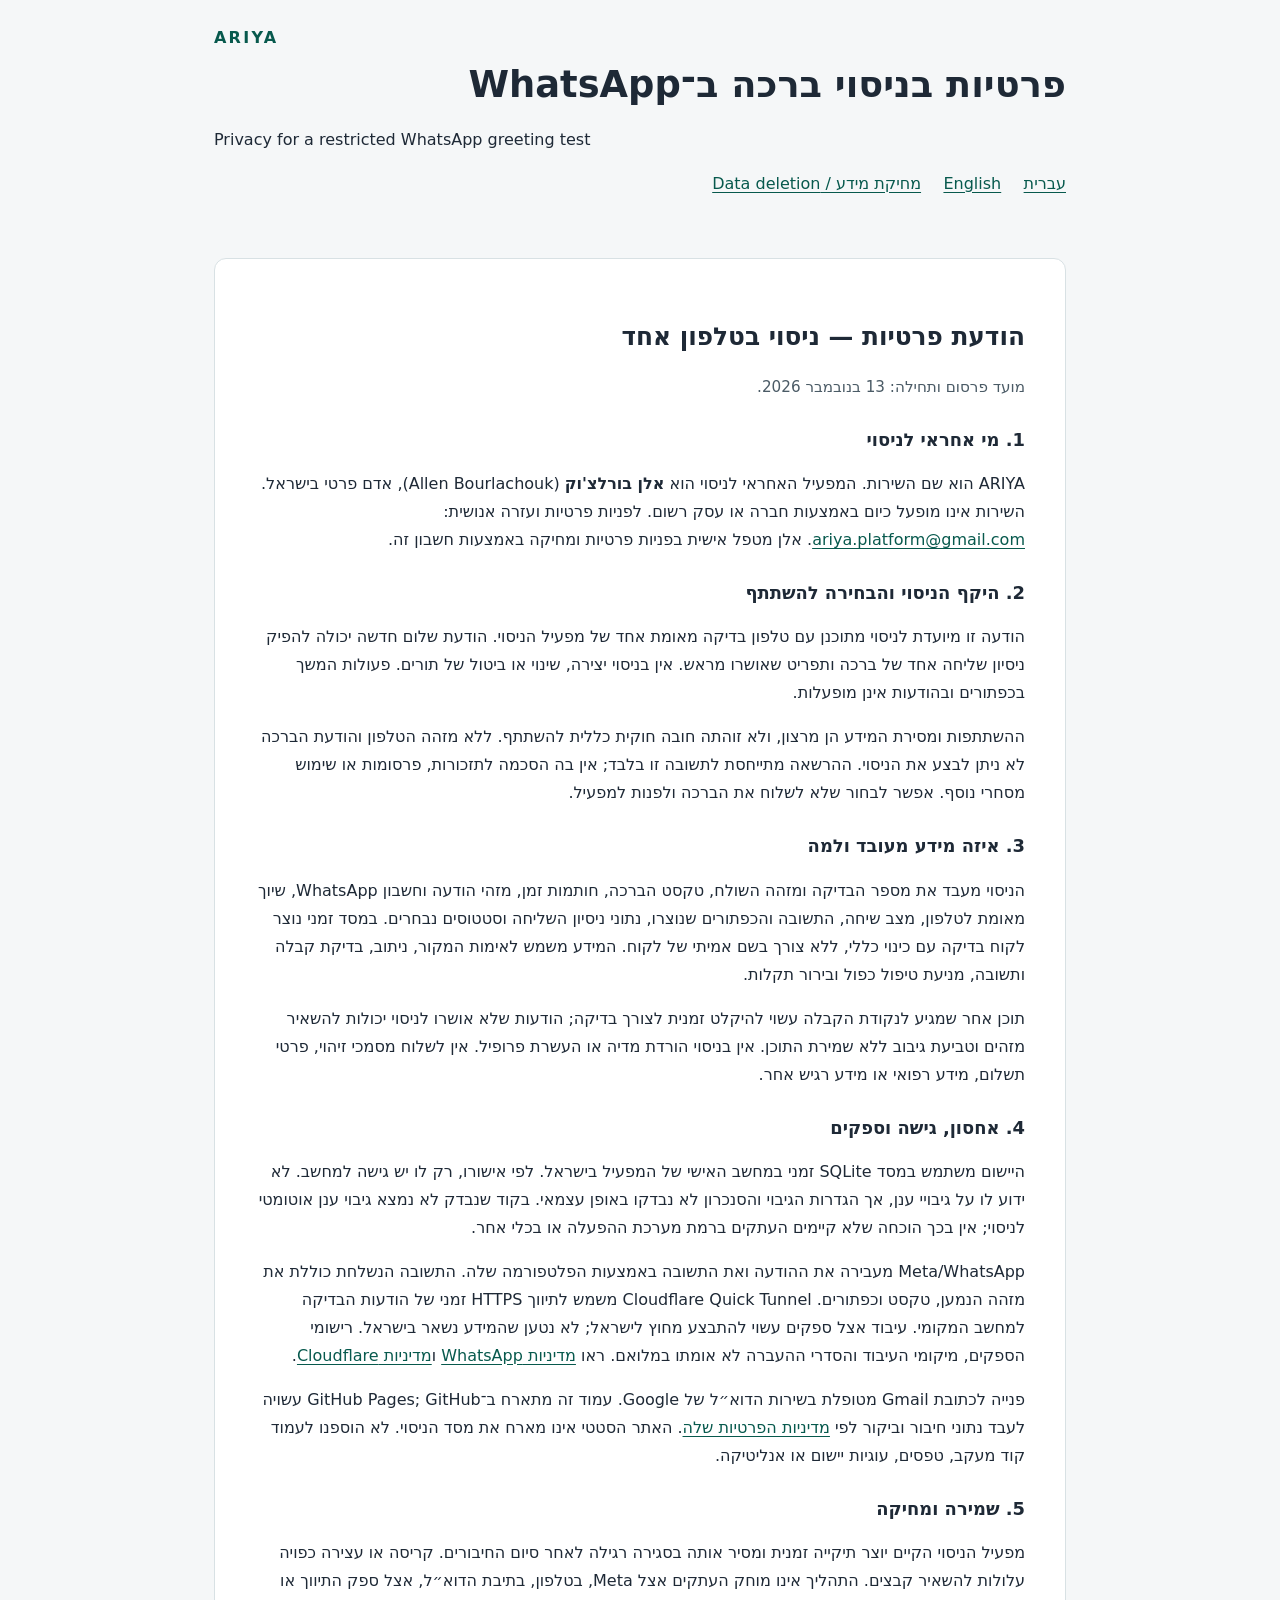
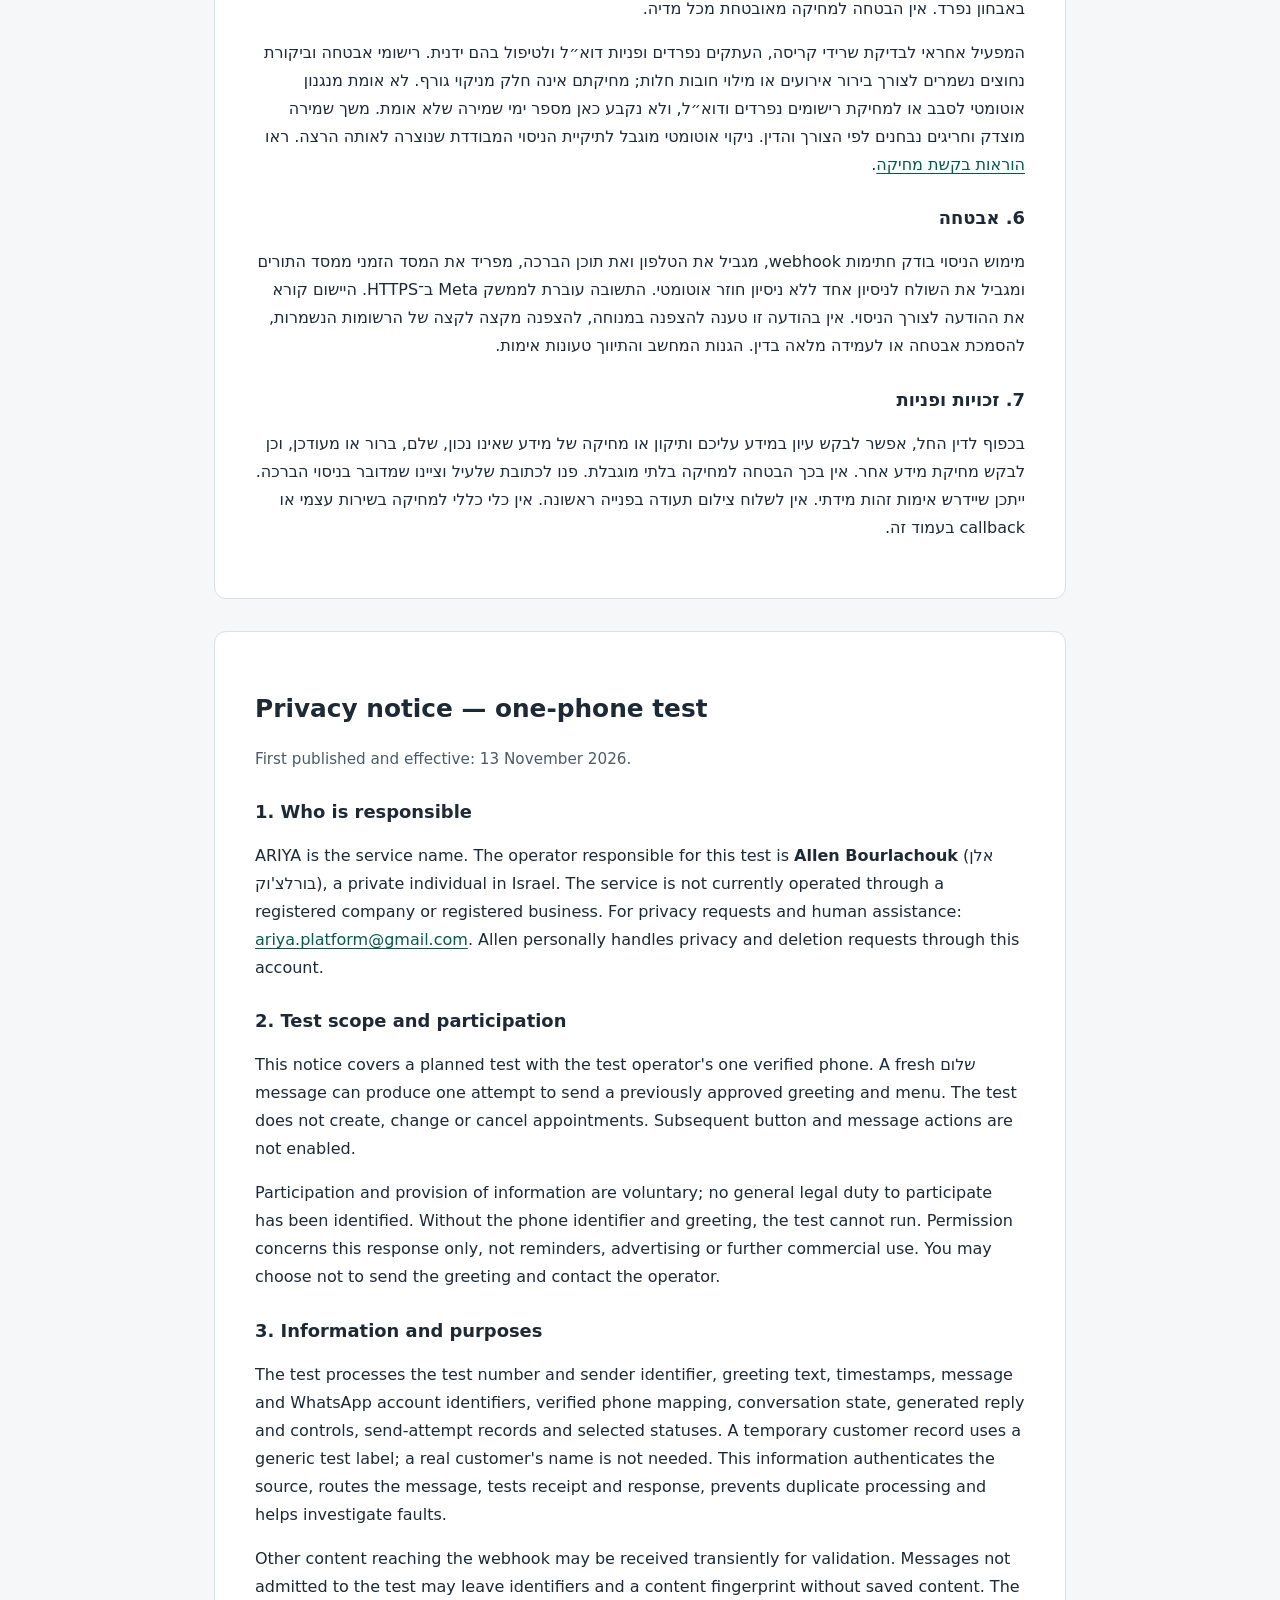
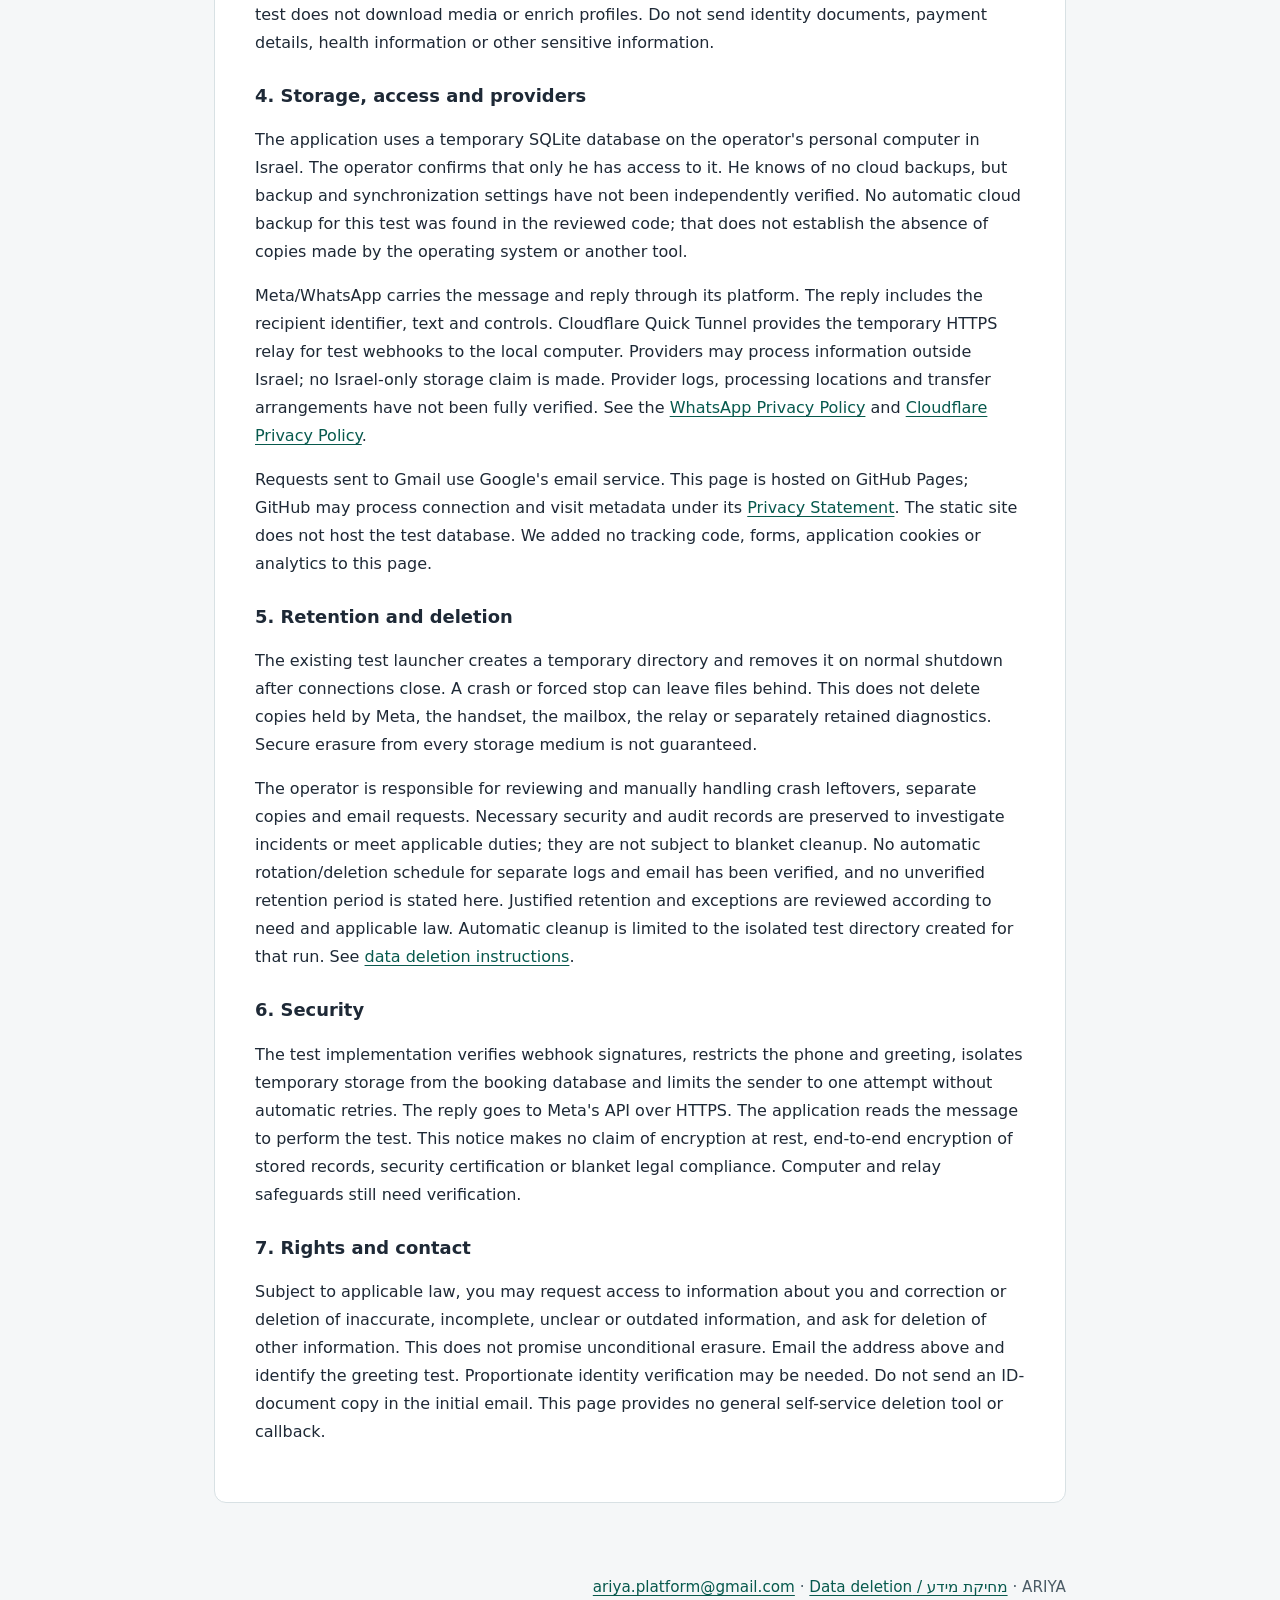
<file: index.html>
<!doctype html>
<html lang="he" dir="rtl">
<head>
  <meta charset="utf-8">
  <meta name="viewport" content="width=device-width, initial-scale=1">
  <meta name="description" content="ARIYA — bilingual privacy notice for a restricted, one-phone WhatsApp greeting test.">
  <title>ARIYA — פרטיות בניסוי ברכה | Greeting Test Privacy</title>
  <link rel="stylesheet" href="assets/legal.css">
</head>
<body>
  <a class="skip-link" href="#he">דילוג למדיניות | Skip to policy</a>
  <header>
    <div class="brand" dir="ltr">ARIYA</div>
    <h1>פרטיות בניסוי ברכה ב־WhatsApp</h1>
    <p lang="en" dir="ltr">Privacy for a restricted WhatsApp greeting test</p>
    <nav aria-label="שפה וקישורים / Language and links">
      <a href="#he" lang="he">עברית</a>
      <a href="#en" lang="en">English</a>
      <a href="data-deletion/index.html">מחיקת מידע / Data deletion</a>
    </nav>
  </header>
  <main>
    <article id="he" lang="he" dir="rtl" aria-labelledby="he-title">
      <h2 id="he-title">הודעת פרטיות — ניסוי בטלפון אחד</h2>
      <p class="muted">מועד פרסום ותחילה: 13 בנובמבר 2026.</p>

      <h3>1. מי אחראי לניסוי</h3>
      <p>ARIYA הוא שם השירות. המפעיל האחראי לניסוי הוא <strong>אלן בורלצ'וק</strong>
        (<bdi lang="en">Allen Bourlachouk</bdi>), אדם פרטי בישראל.
        השירות אינו מופעל כיום באמצעות חברה או עסק רשום.
        לפניות פרטיות ועזרה אנושית:
        <a class="email" href="mailto:ariya.platform@gmail.com">ariya.platform@gmail.com</a>.
        אלן מטפל אישית בפניות פרטיות ומחיקה באמצעות חשבון זה.</p>

      <h3>2. היקף הניסוי והבחירה להשתתף</h3>
      <p>הודעה זו מיועדת לניסוי מתוכנן עם טלפון בדיקה מאומת אחד של מפעיל הניסוי.
        הודעת <bdi>שלום</bdi> חדשה יכולה להפיק ניסיון שליחה אחד של ברכה ותפריט שאושרו מראש.
        אין בניסוי יצירה, שינוי או ביטול של תורים. פעולות המשך בכפתורים ובהודעות אינן מופעלות.</p>
      <p>ההשתתפות ומסירת המידע הן מרצון, ולא זוהתה חובה חוקית כללית להשתתף.
        ללא מזהה הטלפון והודעת הברכה לא ניתן לבצע את הניסוי. ההרשאה מתייחסת לתשובה זו בלבד;
        אין בה הסכמה לתזכורות, פרסומות או שימוש מסחרי נוסף. אפשר לבחור שלא לשלוח את הברכה ולפנות למפעיל.</p>

      <h3>3. איזה מידע מעובד ולמה</h3>
      <p>הניסוי מעבד את מספר הבדיקה ומזהה השולח, טקסט הברכה, חותמות זמן,
        מזהי הודעה וחשבון WhatsApp, שיוך מאומת לטלפון, מצב שיחה, התשובה והכפתורים שנוצרו,
        נתוני ניסיון השליחה וסטטוסים נבחרים. במסד זמני נוצר לקוח בדיקה עם כינוי כללי,
        ללא צורך בשם אמיתי של לקוח. המידע משמש לאימות המקור, ניתוב, בדיקת קבלה ותשובה,
        מניעת טיפול כפול ובירור תקלות.</p>
      <p>תוכן אחר שמגיע לנקודת הקבלה עשוי להיקלט זמנית לצורך בדיקה; הודעות שלא אושרו לניסוי
        יכולות להשאיר מזהים וטביעת גיבוב ללא שמירת התוכן. אין בניסוי הורדת מדיה או העשרת פרופיל.
        אין לשלוח מסמכי זיהוי, פרטי תשלום, מידע רפואי או מידע רגיש אחר.</p>

      <h3>4. אחסון, גישה וספקים</h3>
      <p>היישום משתמש במסד SQLite זמני במחשב האישי של המפעיל בישראל.
        לפי אישורו, רק לו יש גישה למחשב. לא ידוע לו על גיבויי ענן, אך הגדרות הגיבוי
        והסנכרון לא נבדקו באופן עצמאי. בקוד שנבדק לא נמצא גיבוי ענן אוטומטי לניסוי;
        אין בכך הוכחה שלא קיימים העתקים ברמת מערכת ההפעלה או בכלי אחר.</p>
      <p>Meta/WhatsApp מעבירה את ההודעה ואת התשובה באמצעות הפלטפורמה שלה. התשובה הנשלחת כוללת את
        מזהה הנמען, טקסט וכפתורים. Cloudflare Quick Tunnel משמש לתיווך HTTPS זמני
        של הודעות הבדיקה למחשב המקומי. עיבוד אצל ספקים עשוי להתבצע מחוץ לישראל;
        לא נטען שהמידע נשאר בישראל. רישומי הספקים, מיקומי העיבוד והסדרי ההעברה
        לא אומתו במלואם. ראו <a href="https://www.whatsapp.com/legal/privacy-policy">מדיניות WhatsApp</a>
        ו<a href="https://www.cloudflare.com/privacypolicy/">מדיניות Cloudflare</a>.</p>
      <p>פנייה לכתובת Gmail מטופלת בשירות הדוא״ל של Google. עמוד זה מתארח ב־GitHub Pages;
        GitHub עשויה לעבד נתוני חיבור וביקור לפי
        <a href="https://docs.github.com/en/site-policy/privacy-policies/github-general-privacy-statement">מדיניות הפרטיות שלה</a>.
        האתר הסטטי אינו מארח את מסד הניסוי. לא הוספנו לעמוד קוד מעקב, טפסים, עוגיות יישום או אנליטיקה.</p>

      <h3>5. שמירה ומחיקה</h3>
      <p>מפעיל הניסוי הקיים יוצר תיקייה זמנית ומסיר אותה בסגירה רגילה לאחר סיום החיבורים.
        קריסה או עצירה כפויה עלולות להשאיר קבצים. התהליך אינו מוחק העתקים אצל Meta, בטלפון,
        בתיבת הדוא״ל, אצל ספק התיווך או באבחון נפרד. אין הבטחה למחיקה מאובטחת מכל מדיה.</p>
      <p>המפעיל אחראי לבדיקת שרידי קריסה, העתקים נפרדים ופניות דוא״ל ולטיפול בהם ידנית.
        רישומי אבטחה וביקורת נחוצים נשמרים לצורך בירור אירועים או מילוי חובות חלות;
        מחיקתם אינה חלק מניקוי גורף. לא אומת מנגנון אוטומטי לסבב או למחיקת רישומים נפרדים ודוא״ל,
        ולא נקבע כאן מספר ימי שמירה שלא אומת. משך שמירה מוצדק וחריגים נבחנים לפי הצורך והדין.
        ניקוי אוטומטי מוגבל לתיקיית הניסוי המבודדת שנוצרה לאותה הרצה.
        ראו <a href="data-deletion/index.html#he">הוראות בקשת מחיקה</a>.</p>

      <h3>6. אבטחה</h3>
      <p>מימוש הניסוי בודק חתימות webhook, מגביל את הטלפון ואת תוכן הברכה, מפריד את המסד הזמני
        ממסד התורים ומגביל את השולח לניסיון אחד ללא ניסיון חוזר אוטומטי. התשובה עוברת לממשק Meta ב־HTTPS.
        היישום קורא את ההודעה לצורך הניסוי. אין בהודעה זו טענה להצפנה במנוחה, להצפנה מקצה לקצה
        של הרשומות הנשמרות, להסמכת אבטחה או לעמידה מלאה בדין. הגנות המחשב והתיווך טעונות אימות.</p>

      <h3>7. זכויות ופניות</h3>
      <p>בכפוף לדין החל, אפשר לבקש עיון במידע עליכם ותיקון או מחיקה של מידע שאינו נכון, שלם,
        ברור או מעודכן, וכן לבקש מחיקת מידע אחר. אין בכך הבטחה למחיקה בלתי מוגבלת.
        פנו לכתובת שלעיל וציינו שמדובר בניסוי הברכה. ייתכן שיידרש אימות זהות מידתי.
        אין לשלוח צילום תעודה בפנייה ראשונה. אין כלי כללי למחיקה בשירות עצמי או callback בעמוד זה.</p>
    </article>

    <article id="en" lang="en" dir="ltr" aria-labelledby="en-title">
      <h2 id="en-title">Privacy notice — one-phone test</h2>
      <p class="muted">First published and effective: 13 November 2026.</p>

      <h3>1. Who is responsible</h3>
      <p>ARIYA is the service name. The operator responsible for this test is
        <strong>Allen Bourlachouk</strong> (<bdi lang="he">אלן בורלצ'וק</bdi>), a private individual in Israel.
        The service is not currently operated through a registered company or registered business.
        For privacy requests and human assistance:
        <a class="email" href="mailto:ariya.platform@gmail.com">ariya.platform@gmail.com</a>.
        Allen personally handles privacy and deletion requests through this account.</p>

      <h3>2. Test scope and participation</h3>
      <p>This notice covers a planned test with the test operator's one verified phone.
        A fresh <bdi lang="he">שלום</bdi> message can produce one attempt to send a previously approved
        greeting and menu. The test does not create, change or cancel appointments.
        Subsequent button and message actions are not enabled.</p>
      <p>Participation and provision of information are voluntary; no general legal duty to participate
        has been identified. Without the phone identifier and greeting, the test cannot run.
        Permission concerns this response only, not reminders, advertising or further commercial use.
        You may choose not to send the greeting and contact the operator.</p>

      <h3>3. Information and purposes</h3>
      <p>The test processes the test number and sender identifier, greeting text, timestamps,
        message and WhatsApp account identifiers, verified phone mapping, conversation state,
        generated reply and controls, send-attempt records and selected statuses. A temporary
        customer record uses a generic test label; a real customer's name is not needed.
        This information authenticates the source, routes the message, tests receipt and response,
        prevents duplicate processing and helps investigate faults.</p>
      <p>Other content reaching the webhook may be received transiently for validation. Messages
        not admitted to the test may leave identifiers and a content fingerprint without saved content.
        The test does not download media or enrich profiles. Do not send identity documents,
        payment details, health information or other sensitive information.</p>

      <h3>4. Storage, access and providers</h3>
      <p>The application uses a temporary SQLite database on the operator's personal computer in Israel.
        The operator confirms that only he has access to it. He knows of no cloud backups, but backup
        and synchronization settings have not been independently verified. No automatic cloud backup
        for this test was found in the reviewed code; that does not establish the absence of copies
        made by the operating system or another tool.</p>
      <p>Meta/WhatsApp carries the message and reply through its platform. The reply includes the
        recipient identifier, text and controls. Cloudflare Quick Tunnel provides the temporary HTTPS
        relay for test webhooks to the local computer. Providers may process information outside Israel;
        no Israel-only storage claim is made. Provider logs, processing locations and transfer
        arrangements have not been fully verified. See the
        <a href="https://www.whatsapp.com/legal/privacy-policy">WhatsApp Privacy Policy</a> and
        <a href="https://www.cloudflare.com/privacypolicy/">Cloudflare Privacy Policy</a>.</p>
      <p>Requests sent to Gmail use Google's email service. This page is hosted on GitHub Pages;
        GitHub may process connection and visit metadata under its
        <a href="https://docs.github.com/en/site-policy/privacy-policies/github-general-privacy-statement">Privacy Statement</a>.
        The static site does not host the test database. We added no tracking code, forms,
        application cookies or analytics to this page.</p>

      <h3>5. Retention and deletion</h3>
      <p>The existing test launcher creates a temporary directory and removes it on normal shutdown
        after connections close. A crash or forced stop can leave files behind. This does not delete
        copies held by Meta, the handset, the mailbox, the relay or separately retained diagnostics.
        Secure erasure from every storage medium is not guaranteed.</p>
      <p>The operator is responsible for reviewing and manually handling crash leftovers, separate
        copies and email requests. Necessary security and audit records are preserved to investigate
        incidents or meet applicable duties; they are not subject to blanket cleanup. No automatic
        rotation/deletion schedule for separate logs and email has been verified, and no unverified
        retention period is stated here. Justified retention and exceptions are reviewed according
        to need and applicable law. Automatic cleanup is limited to the isolated test directory
        created for that run.
        See <a href="data-deletion/index.html#en">data deletion instructions</a>.</p>

      <h3>6. Security</h3>
      <p>The test implementation verifies webhook signatures, restricts the phone and greeting,
        isolates temporary storage from the booking database and limits the sender to one attempt
        without automatic retries. The reply goes to Meta's API over HTTPS. The application reads
        the message to perform the test. This notice makes no claim of encryption at rest, end-to-end
        encryption of stored records, security certification or blanket legal compliance.
        Computer and relay safeguards still need verification.</p>

      <h3>7. Rights and contact</h3>
      <p>Subject to applicable law, you may request access to information about you and correction
        or deletion of inaccurate, incomplete, unclear or outdated information, and ask for deletion
        of other information. This does not promise unconditional erasure. Email the address above
        and identify the greeting test. Proportionate identity verification may be needed. Do not
        send an ID-document copy in the initial email. This page provides no general self-service
        deletion tool or callback.</p>
    </article>
  </main>
  <footer>
    <p>ARIYA · <a href="data-deletion/index.html">מחיקת מידע / Data deletion</a> ·
      <a class="email" href="mailto:ariya.platform@gmail.com">ariya.platform@gmail.com</a></p>
  </footer>
</body>
</html>
</file>
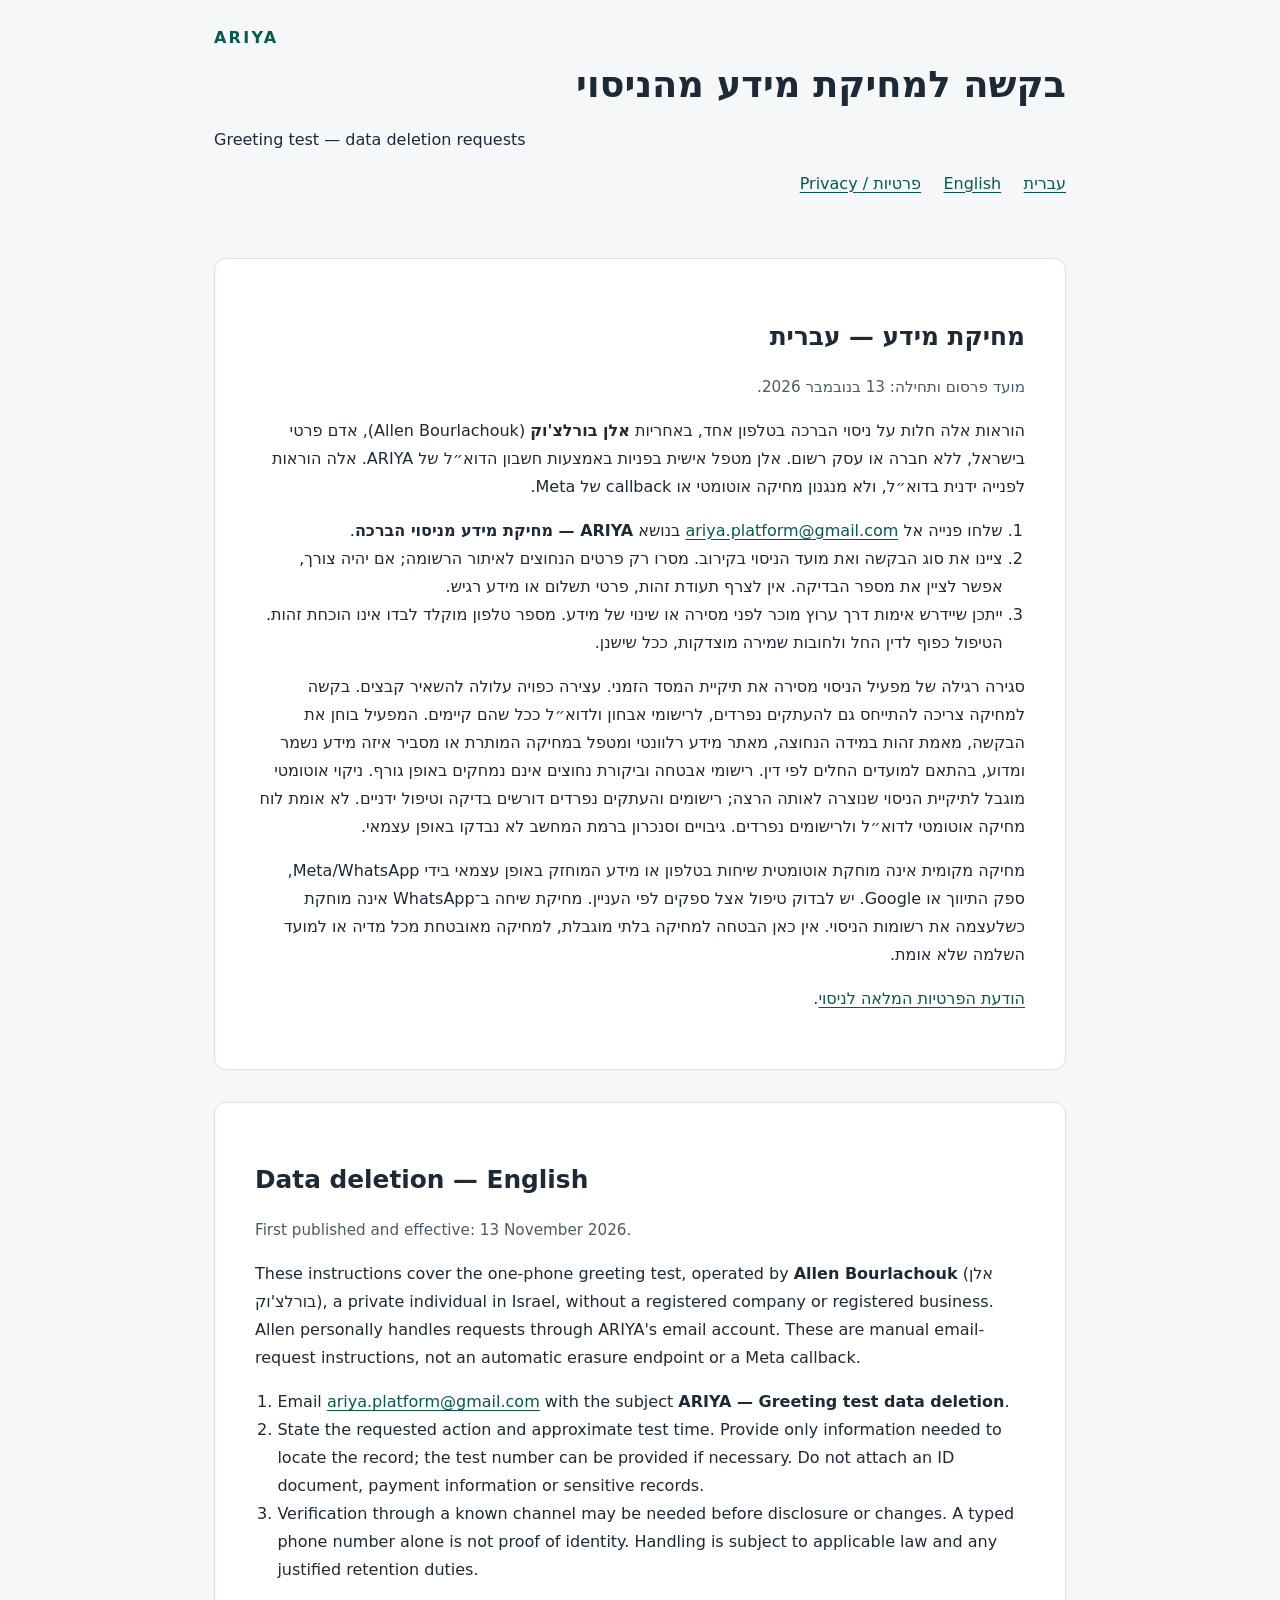
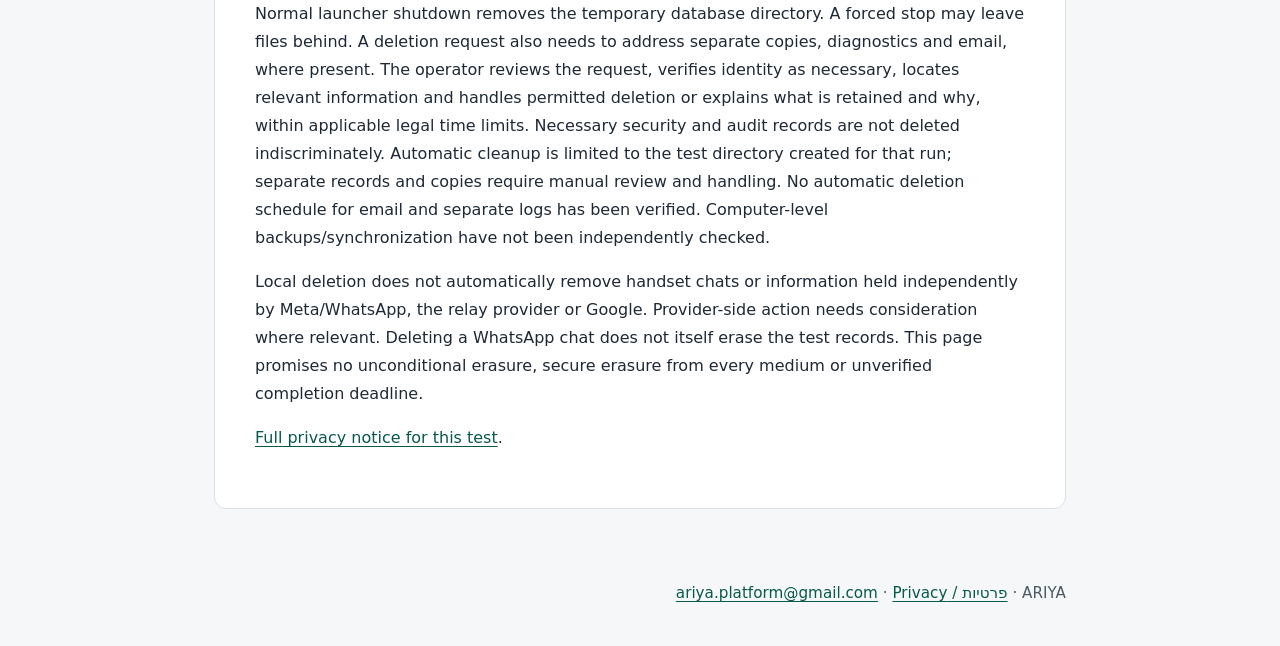
<file: data-deletion/index.html>
<!doctype html>
<html lang="he" dir="rtl">
<head>
  <meta charset="utf-8">
  <meta name="viewport" content="width=device-width, initial-scale=1">
  <meta name="description" content="ARIYA — bilingual data deletion instructions for the one-phone WhatsApp greeting test.">
  <title>ARIYA — מחיקת מידע | Test Data Deletion</title>
  <link rel="stylesheet" href="../assets/legal.css">
</head>
<body>
  <a class="skip-link" href="#he">דילוג להוראות | Skip to instructions</a>
  <header>
    <div class="brand" dir="ltr">ARIYA</div>
    <h1>בקשה למחיקת מידע מהניסוי</h1>
    <p lang="en" dir="ltr">Greeting test — data deletion requests</p>
    <nav aria-label="שפה וקישורים / Language and links">
      <a href="#he" lang="he">עברית</a>
      <a href="#en" lang="en">English</a>
      <a href="../index.html">פרטיות / Privacy</a>
    </nav>
  </header>
  <main>
    <article id="he" lang="he" dir="rtl" aria-labelledby="he-title">
      <h2 id="he-title">מחיקת מידע — עברית</h2>
      <p class="muted">מועד פרסום ותחילה: 13 בנובמבר 2026.</p>
      <p>הוראות אלה חלות על ניסוי הברכה בטלפון אחד, באחריות <strong>אלן בורלצ'וק</strong>
        (<bdi lang="en">Allen Bourlachouk</bdi>), אדם פרטי בישראל, ללא חברה או עסק רשום.
        אלן מטפל אישית בפניות באמצעות חשבון הדוא״ל של ARIYA. אלה הוראות לפנייה ידנית בדוא״ל,
        ולא מנגנון מחיקה אוטומטי או callback של Meta.</p>
      <ol>
        <li>שלחו פנייה אל <a class="email" href="mailto:ariya.platform@gmail.com">ariya.platform@gmail.com</a>
          בנושא <strong>ARIYA — מחיקת מידע מניסוי הברכה</strong>.</li>
        <li>ציינו את סוג הבקשה ואת מועד הניסוי בקירוב. מסרו רק פרטים הנחוצים לאיתור הרשומה;
          אם יהיה צורך, אפשר לציין את מספר הבדיקה. אין לצרף תעודת זהות, פרטי תשלום או מידע רגיש.</li>
        <li>ייתכן שיידרש אימות דרך ערוץ מוכר לפני מסירה או שינוי של מידע. מספר טלפון מוקלד לבדו
          אינו הוכחת זהות. הטיפול כפוף לדין החל ולחובות שמירה מוצדקות, ככל שישנן.</li>
      </ol>
      <p>סגירה רגילה של מפעיל הניסוי מסירה את תיקיית המסד הזמני. עצירה כפויה עלולה להשאיר
        קבצים. בקשה למחיקה צריכה להתייחס גם להעתקים נפרדים, לרישומי אבחון ולדוא״ל ככל שהם קיימים.
        המפעיל בוחן את הבקשה, מאמת זהות במידה הנחוצה, מאתר מידע רלוונטי ומטפל במחיקה המותרת
        או מסביר איזה מידע נשמר ומדוע, בהתאם למועדים החלים לפי דין. רישומי אבטחה וביקורת
        נחוצים אינם נמחקים באופן גורף. ניקוי אוטומטי מוגבל לתיקיית הניסוי שנוצרה לאותה הרצה;
        רישומים והעתקים נפרדים דורשים בדיקה וטיפול ידניים. לא אומת לוח מחיקה אוטומטי לדוא״ל
        ולרישומים נפרדים. גיבויים וסנכרון ברמת המחשב לא נבדקו באופן עצמאי.</p>
      <p>מחיקה מקומית אינה מוחקת אוטומטית שיחות בטלפון או מידע המוחזק באופן עצמאי בידי
        Meta/WhatsApp, ספק התיווך או Google. יש לבדוק טיפול אצל ספקים לפי העניין.
        מחיקת שיחה ב־WhatsApp אינה מוחקת כשלעצמה את רשומות הניסוי.
        אין כאן הבטחה למחיקה בלתי מוגבלת, למחיקה מאובטחת מכל מדיה או למועד השלמה שלא אומת.</p>
      <p><a href="../index.html#he">הודעת הפרטיות המלאה לניסוי</a>.</p>
    </article>
    <article id="en" lang="en" dir="ltr" aria-labelledby="en-title">
      <h2 id="en-title">Data deletion — English</h2>
      <p class="muted">First published and effective: 13 November 2026.</p>
      <p>These instructions cover the one-phone greeting test, operated by <strong>Allen Bourlachouk</strong>
        (<bdi lang="he">אלן בורלצ'וק</bdi>), a private individual in Israel, without a registered company
        or registered business. Allen personally handles requests through ARIYA's email account.
        These are manual email-request instructions, not an automatic erasure endpoint or a Meta callback.</p>
      <ol>
        <li>Email <a class="email" href="mailto:ariya.platform@gmail.com">ariya.platform@gmail.com</a>
          with the subject <strong>ARIYA — Greeting test data deletion</strong>.</li>
        <li>State the requested action and approximate test time. Provide only information needed
          to locate the record; the test number can be provided if necessary. Do not attach an ID
          document, payment information or sensitive records.</li>
        <li>Verification through a known channel may be needed before disclosure or changes.
          A typed phone number alone is not proof of identity. Handling is subject to applicable
          law and any justified retention duties.</li>
      </ol>
      <p>Normal launcher shutdown removes the temporary database directory. A forced stop may
        leave files behind. A deletion request also needs to address separate copies, diagnostics
        and email, where present. The operator reviews the request, verifies identity as necessary,
        locates relevant information and handles permitted deletion or explains what is retained and why,
        within applicable legal time limits. Necessary security and audit records are not deleted
        indiscriminately. Automatic cleanup is limited to the test directory created for that run;
        separate records and copies require manual review and handling. No automatic deletion schedule
        for email and separate logs has been verified. Computer-level backups/synchronization have
        not been independently checked.</p>
      <p>Local deletion does not automatically remove handset chats or information held
        independently by Meta/WhatsApp, the relay provider or Google. Provider-side action needs
        consideration where relevant. Deleting a WhatsApp chat does not itself erase the test
        records. This page promises no unconditional erasure, secure erasure from every medium
        or unverified completion deadline.</p>
      <p><a href="../index.html#en">Full privacy notice for this test</a>.</p>
    </article>
  </main>
  <footer>
    <p>ARIYA · <a href="../index.html">פרטיות / Privacy</a> ·
      <a class="email" href="mailto:ariya.platform@gmail.com">ariya.platform@gmail.com</a></p>
  </footer>
</body>
</html>
</file>
<file: assets/legal.css>
:root {
  color-scheme: light;
  font-family: system-ui, -apple-system, "Segoe UI", Arial, sans-serif;
  color: #1e2936;
  background: #f5f7f8;
  line-height: 1.75;
}
* { box-sizing: border-box; }
body { margin: 0; }
a { color: #07594d; text-underline-offset: .2em; }
a:hover { text-decoration-thickness: 2px; }
a:focus-visible { outline: 3px solid #07594d; outline-offset: 4px; }
.skip-link { position: absolute; inset-block-start: -5em; inset-inline-start: 1em; }
.skip-link:focus { inset-block-start: 1em; background: white; padding: .5em; }
header, main, footer { max-width: 900px; margin-inline: auto; padding: 1.5rem; }
header { padding-block-end: 0; }
.brand { font-weight: 800; letter-spacing: .14em; color: #07594d; }
nav { display: flex; flex-wrap: wrap; gap: .5rem 1.4rem; margin-block: .8rem; }
article { background: white; border: 1px solid #d8e1e4; border-radius: 12px;
  padding: clamp(1.2rem, 4vw, 2.5rem); margin-block: 1.5rem 2rem; }
article:target { border-color: #07594d; }
h1, h2, h3 { line-height: 1.35; letter-spacing: normal; }
h1 { font-size: clamp(1.7rem, 5vw, 2.3rem); margin-block: .5rem; }
h2 { font-size: 1.55rem; }
h3 { font-size: 1.12rem; margin-block-start: 1.7rem; }
p, li, dd { overflow-wrap: anywhere; }
dt { font-weight: 700; }
dd { margin-inline-start: 0; margin-block-end: .6rem; }
ul, ol { padding-inline-start: 1.4rem; }
.muted, footer { color: #4b5b66; font-size: .95rem; }
.email { direction: ltr; unicode-bidi: isolate; }
footer { padding-block-start: 0; }
@media (max-width: 450px) {
  header, main, footer { padding-inline: 1rem; }
  article { border-radius: 8px; }
}
@media print {
  :root { background: white; }
  nav, .skip-link { display: none; }
  article { padding: 0; border: 0; }
  h3 { break-after: avoid; }
}
</file>
